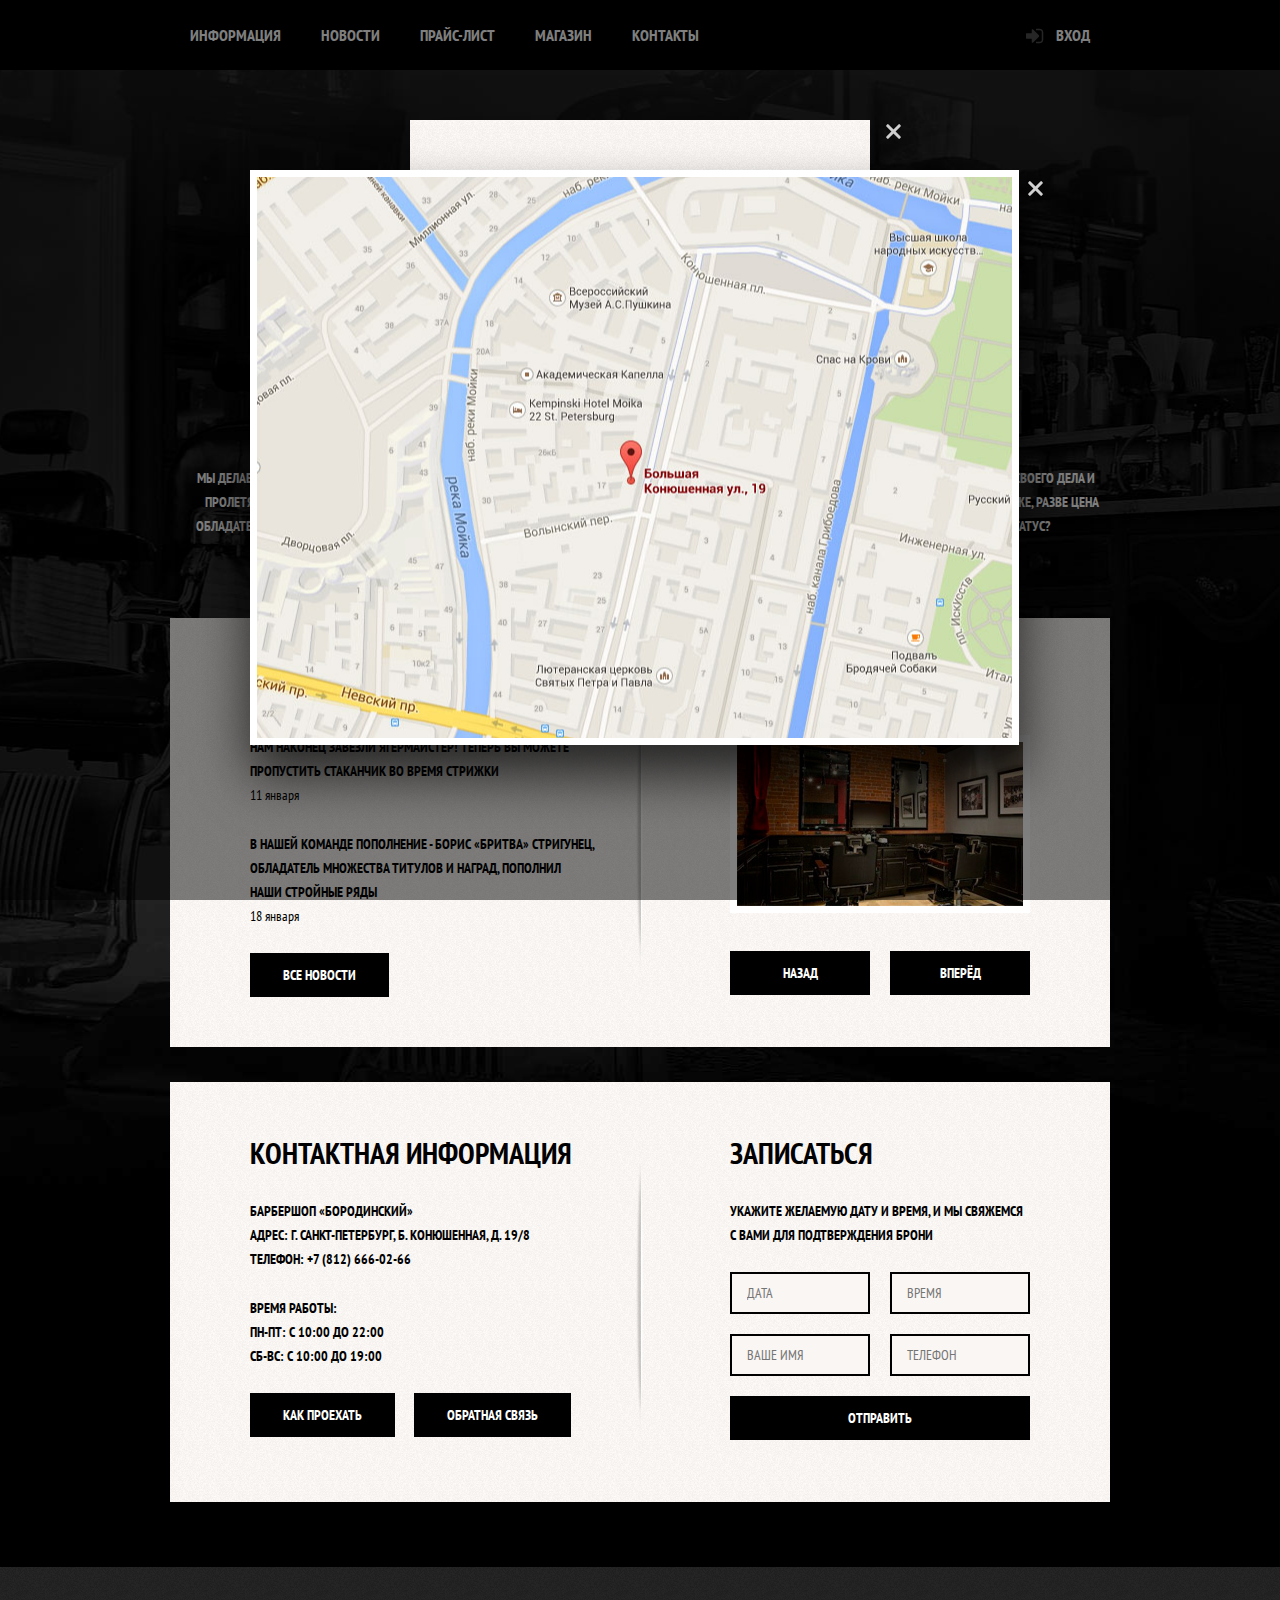
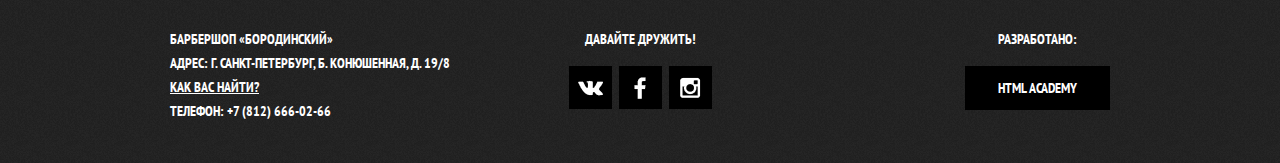
<file: index.html>
<!DOCTYPE html>
<html lang="ru">
  <head>
    <meta charset="utf-8">
    <title>Барбершоп «Бородинский»</title>
    <link rel="stylesheet" href="https://fonts.googleapis.com/css?family=PT+Sans+Narrow:400,700&amp;subset=cyrillic">
    <link rel="stylesheet" href="css/style.css">
  </head>
  <body>

    <header class="main-header">
      <div class="container clearfix">
        <nav class="main-navigation">
          <ul>
            <li><a href="#">Информация</a></li>
            <li><a href="#">Новости</a></li>
            <li><a href="price.html">Прайс-лист</a></li>
            <li><a href="shop.html">Магазин</a></li>
            <li><a href="#">Контакты</a></li>
          </ul>
        </nav>
        <div class="user-block">
          <a class="login" href="#">Вход</a>
        </div>
      </div>
    </header>

    <main class="container">
        <div class="index-logo"><img src="img/index-logo.png"
          width="363" height="152" alt="Барбершоп «Бородинский»">
        </div>
        <section class="features clearfix">
          <div class="features-item">
            <b class="features-title">Быстро</b>
            <p>Мы делаем свою работу быстро! Два часа пролетят незаметно и вы -
              счастливый обладатель стильной стрижки-минутки!</p>
          </div>
          <div class="features-item">
            <b class="features-title">Круто</b>
            <p>Забудьте, как вы стриглись раньше. Мы сделаем из вас звезду футбола
            или кино. Во всяком случае внешне.</p>
          </div>
          <div class="features-item">
            <b class="features-title">Дорого</b>
            <p>Наши мастера - профессионалы своего дела и не могут стоить дешево.
            К тому же, разве цена не дает определенный статус?</p>
          </div>
        </section>

      <div class="index-content clearfix">
        <div class="index-content-left">
          <h2 class="index-content-title">Новости</h2>
          <ul class="news-preview">
            <li>
              <p>Нам наконец завезли Ягермайстер! Теперь вы можете пропустить
            стаканчик во время стрижки</p>
              <time datetime="2016-01-11">11 января</time>
            </li>
            <li>
              <p>В нашей команде пополнение - Борис «Бритва» Стригунец, обладатель
              множества титулов и наград, пополнил наши стройные ряды</p>
              <time datetime="2016-01-18">18 января</time>
            </li>
          </ul>
          <a class="btn" href="#">Все новости</a>
        </div>
        <div class="index-content-right">
          <h2 class="index-content-title">Фотогалерея</h2>
          <div class="gallery">
            <figure class="gallery-content">
              <img src="img/content-gallery-picture.jpg" width="286" height="164" alt="">
            </figure>
            <button class="btn gallery-prev">Назад</button>
            <button class="btn gallery-next">Вперёд</button>
          </div>
        </div>
      </div>

      <div class="index-content clearfix">
        <div class="index-content-left">
          <h2 class="index-content-title">Контактная информация</h2>
          <p>
            Барбершоп «Бородинский»<br>
            Адрес: г. Санкт-Петербург, Б. Конюшенная, д. 19/8<br>
            Телефон: +7 (812) 666-02-66
          </p>
          <p>
            Время работы:<br>
            пн-пт: с 10:00 до 22:00<br>
            сб-вс: с 10:00 до 19:00
          </p>
          <a class="btn" href="#">Как проехать</a>
          <a class="btn" href="#">Обратная связь</a>
        </div>
        <div class="index-content-right">
          <h2 class="index-content-title">Записаться</h2>
          <p>Укажите желаемую дату и время, и мы свяжемся с вами
            для подтверждения брони</p>
            <form class="appointment-form" action="index.html"
            method="post">
              <input type="text" name="date" value="" placeholder="Дата">
              <input type="text" name="time" value="" placeholder="Время">
              <input type="text" name="name" value="" placeholder="Ваше имя">
              <input type="tel" name="phone" value="" placeholder="Телефон">
              <button class="btn" type="submit">Отправить</button>
            </form>
        </div>
      </div>
    </main>

    <footer class="main-footer">
      <div class="container clearfix">
        <section class="footer-contacts">
          Барбершоп «Бородинский»<br>
          Адрес: г. Санкт-Петербург, Б. Конюшенная, д. 19/8<br>
          <a href="#">Как вас найти?</a><br>
          Телефон: +7 (812) 666-02-66
        </section>
        <section class="footer-social">
          <p>Давайте дружить!</p>
          <a class="social-btn social-btn-vk" href="#">Вконтакте</a>
          <a class="social-btn social-btn-fb" href="#">Фейсбук</a>
          <a class="social-btn social-btn-inst" href="#">Инстаграм</a>
        </section>
        <section class="footer-copyright">
          <p>Разработано:</p>
          <a class="btn" href="https://htmlacademy.ru">Html Academy</a>
        </section>
      </div>
    </footer>

    <div class="modal-content">
      <button class="modal-content-close" type="button" title="Закрыть">Закрыть</button>
      <h2 class="modal-content-title">Личный кабинет</h2>
      <p>Введите свой логин и пароль</p>
      <form class="login-form" action="index.html" method="post">
        <input class="icon-user" type="text" name="login" placeholder="Логин">
        <input class="icon-password" type="password" name="password" placeholder="Пароль">
        <label class="login-checkbox">
          <input type="checkbox" name="remember">
          <span class="checkbox-indicator"></span>
          Запомните меня
        </label>
        <a class="restore" href="#">Я забыл пароль!</a>
        <button class="btn" type="submit">Войти</button>
      </form>
    </div>
    <div class="modal-content-map">
      <button class="modal-content-close" type="button" title="Закрыть">Закрыть</button>
    </div>
    <div class="modal-overlay"></div>
  </body>
</html>
</file>
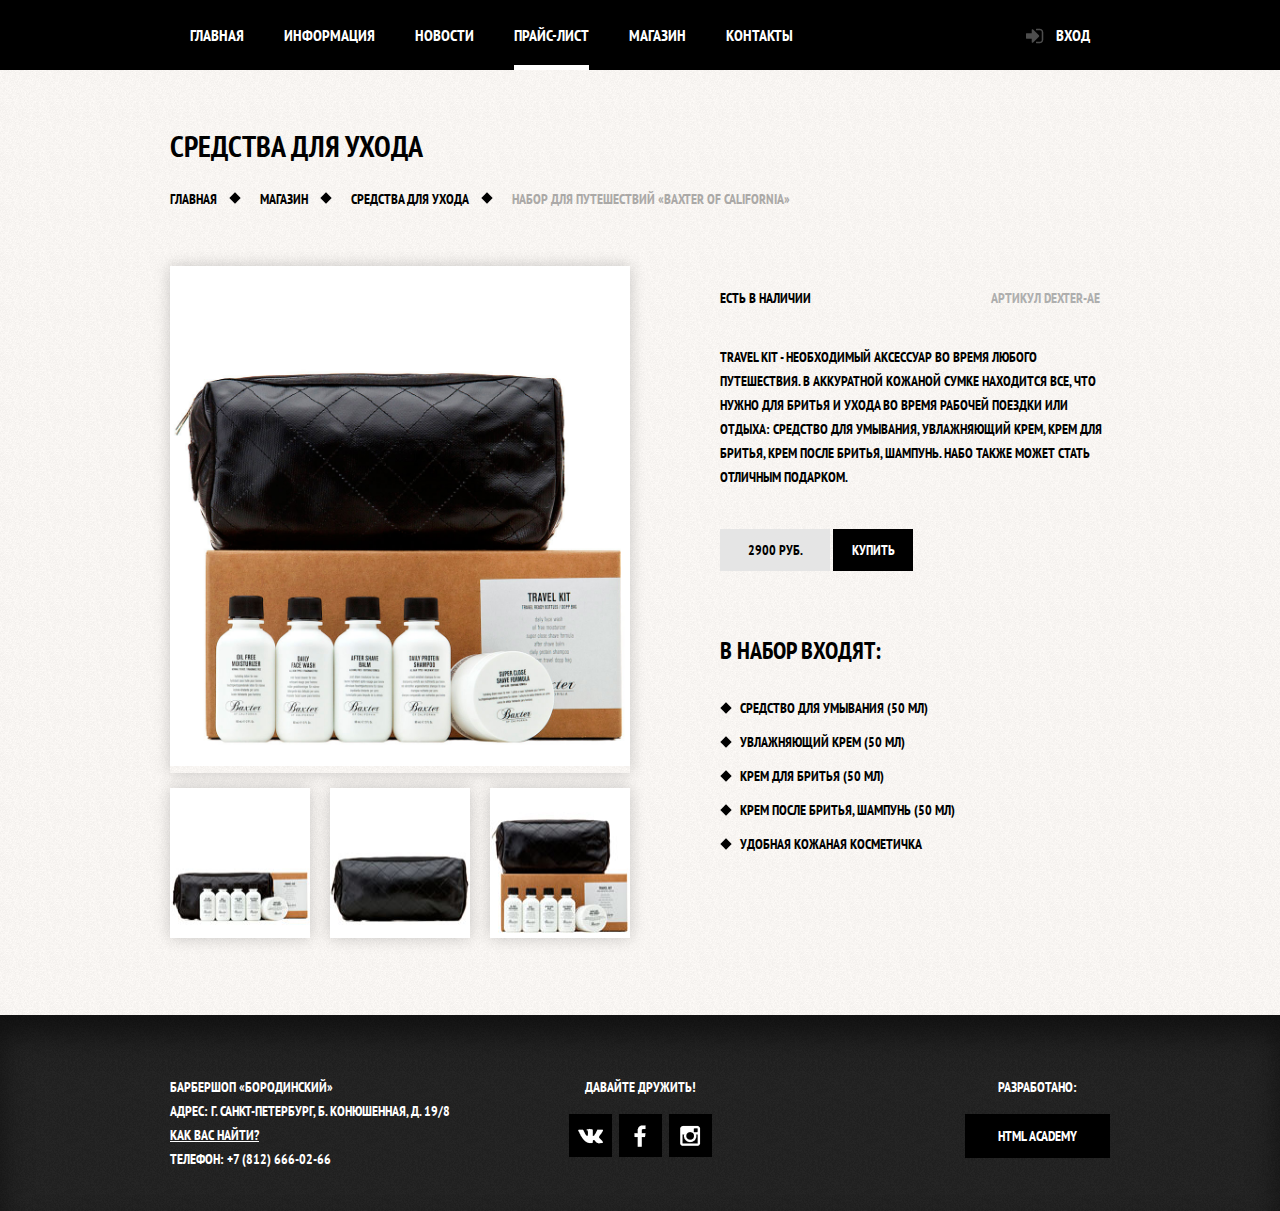
<file: item.html>
<!DOCTYPE html>
<html>
  <head>
    <meta charset="utf-8">
    <title>Набор для путешествий «Baxter of California»</title>
    <link rel="stylesheet" href="https://fonts.googleapis.com/css?family=PT+Sans+Narrow:400,700&amp;subset=cyrillic">
    <link rel="stylesheet" href="css/style.css">
  </head>
  <body class="inner-page">

    <header class="main-header">
      <div class="container clearfix">
        <nav class="main-navigation">
          <ul>
            <li><a class="menu-item" href="index.html">Главная</a></li>
            <li><a class="menu-item" href="#">Информация</a></li>
            <li><a class="menu-item" href="#">Новости</a></li>
            <li><a class="menu-item active" href="price.html">Прайс-лист</a></li>
            <li><a class="menu-item" href="shop.html">Магазин</a></li>
            <li><a class="menu-item" href="#">Контакты</a></li>
          </ul>
        </nav>
        <div class="user-block">
          <a class="login" href="#">Вход</a>
        </div>
      </div>
    </header>

    <main class="container clearfix">
      <div class="inner-page-title">
        <h1 class="page-title">Средства для ухода</h1>
        <ul class="breadcrumbs">
          <li><a href="index.html">Главная</a></li>
          <li><a href="#">Магазин</a></li>
          <li><a href="#">Средства для ухода</a></li>
          <li class="current"><span>Набор для путешествий «Baxter of California»</span></li>
        </ul>
      </div>

      <div class="inner-content">
        <div class="item-img">
          <figure class="item-img-preview">
            <img src="img/item-preview-image.jpg" alt="" width="460" height="500">
          </figure>
          <div class="item-img-thumbs">
            <img src="img/thumb-1.jpg" alt="" width="140" height="150">
            <img src="img/thumb-2.jpg" alt="" width="140" height="150">
            <img src="img/thumb-3.jpg" alt="" width="140" height="150">
          </div>
        </div>

        <div class="item-info">
          <div class="stock-data clearfix">
            <span class="available">Есть в наличии</span>
            <span class="vendor-code">Артикул Dexter-AE</span>
          </div>
          <section class="item-description">
            <p>Travel Kit - необходимый аксессуар во время любого путешествия.
              В аккуратной кожаной сумке находится все, что нужно для бритья и ухода
              во время рабочей поездки или отдыха: средство для умывания, увлажняющий
              крем, крем для бритья, крем после  бритья, шампунь. Набо также может
              стать отличным подарком.</p>
          </section>
          <div class="price-buy">
            <span class="item-price">2900 руб.</span>
            <a class="btn btn-buy">Купить</a>
          </div>
          <div class="item-details">
            <h2 class="item-details-title">В набор входят:</h2>
            <ul>
              <li>Средство для умывания (50 мл)</li>
              <li>Увлажняющий крем (50 мл)</li>
              <li>Крем для бритья (50 мл)</li>
              <li>Крем после бритья, шампунь (50 мл)</li>
              <li>Удобная кожаная косметичка</li>
            </ul>
          </div>
        </div>
      </div>
    </main>

    <footer class="main-footer">
      <div class="container clearfix">
        <div class="footer-contacts">
          Барбершоп «Бородинский»<br>
          Адрес: г. Санкт-Петербург, Б. Конюшенная, д. 19/8<br>
          <a href="#">Как вас найти?</a><br>
          Телефон: +7 (812) 666-02-66
        </div>
        <div class="footer-social">
          <p>Давайте дружить!</p>
          <a class="social-btn social-btn-vk" href="#">Вконтакте</a>
          <a class="social-btn social-btn-fb" href="#">Фейсбук</a>
          <a class="social-btn social-btn-inst" href="#">Инстаграм</a>
        </div>
        <div class="footer-copyright">
          <p>Разработано:</p>
          <a class="btn" href="https://htmlacademy.ru">Html Academy</a>
        </div>
      </div>
    </footer>

  </body>
</html>
</file>
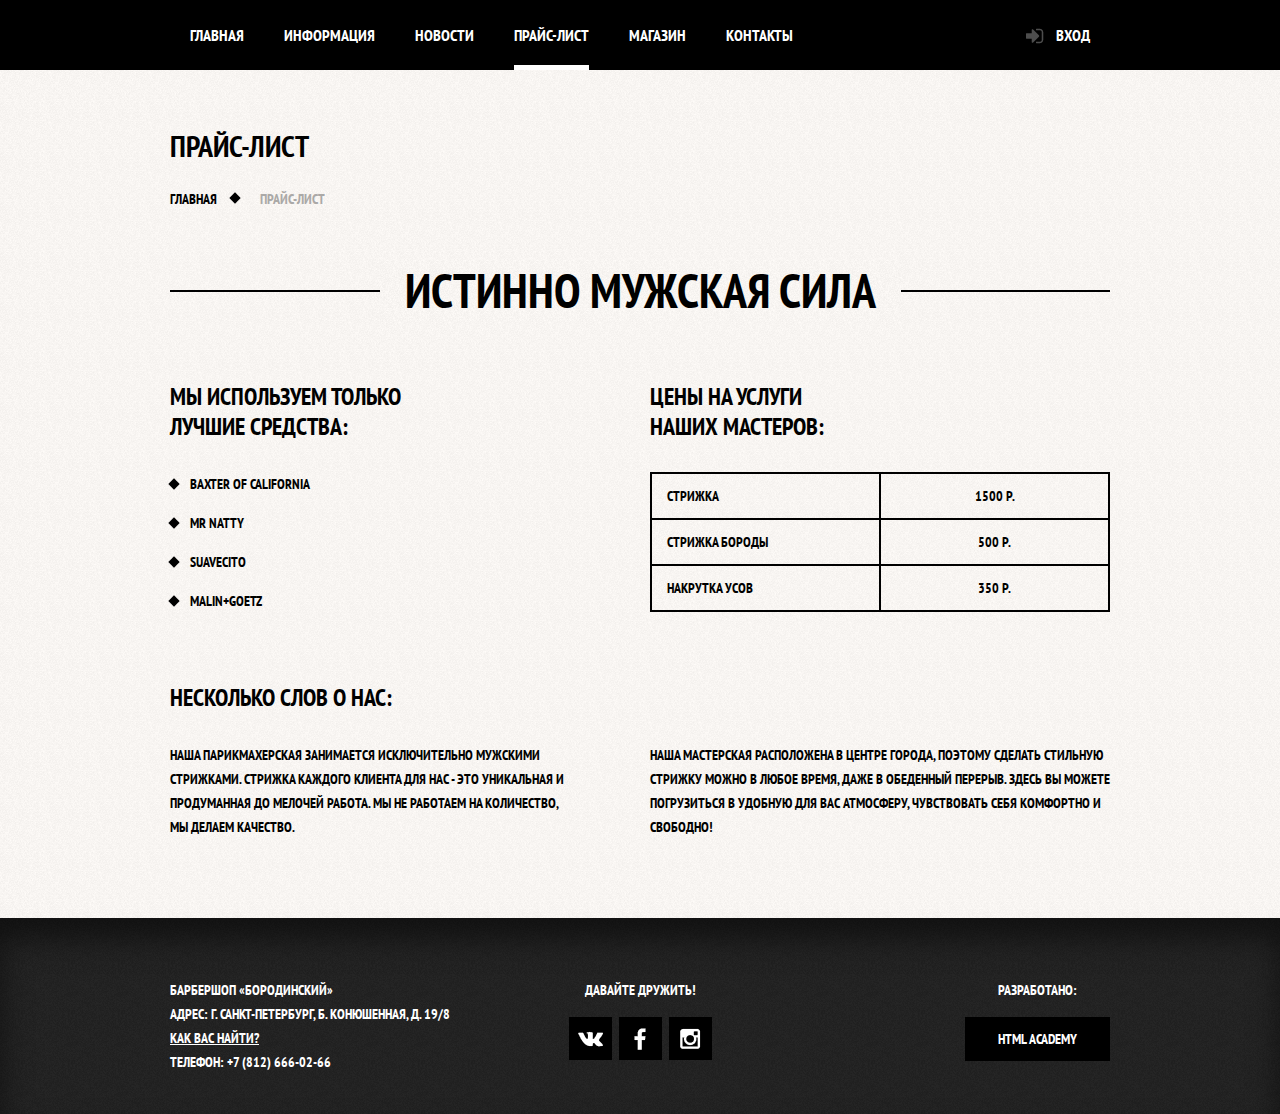
<file: price.html>
<!DOCTYPE html>
<html lang="ru">
  <head>
    <meta charset="utf-8">
    <title>Прайс-лист</title>
    <link rel="stylesheet" href="https://fonts.googleapis.com/css?family=PT+Sans+Narrow:400,700&amp;subset=cyrillic">
    <link rel="stylesheet" href="css/style.css">
  </head>
  <body class="inner-page">

    <header class="main-header">
      <div class="container clearfix">
        <nav class="main-navigation">
          <ul>
            <li><a href="index.html">Главная</a></li>
            <li><a href="#">Информация</a></li>
            <li><a href="#">Новости</a></li>
            <li class="active"><a href="#"><span>Прайс-лис</span>т</a></li>
            <li><a href="shop.html">Магазин</a></li>
            <li><a href="#">Контакты</a></li>
          </ul>
        </nav>
        <div class="user-block">
          <a class="login" href="#">Вход</a>
        </div>
      </div>
    </header>

    <main class="container">
      <div class="inner-page-title">
        <h1>Прайс-лист</h1>
        <ul class="breadcrumbs">
          <li><a href="index.html">Главная</a></li>
          <li class="current"><span>Прайс-лист</span></li>
        </ul>
      </div>

      <div class="inner-content clearfix">
        <div class="promo-title">
          <h2>Истинно мужская сила</h2>
        </div>
        <section class="price-content-products">
          <h2 class="price-content-title">Мы используем только<br>лучшие средства:</h2>
          <ul>
            <li class="products-item">Baxter of California</li>
            <li class="products-item">Mr Natty</li>
            <li class="products-item">Suavecito</li>
            <li class="products-item">Malin+Goetz</li>
          </ul>
        </section>
        <section class="price-content-pricelist">
          <h2 class="price-content-title">Цены на услуги<br>наших мастеров:</h2>
          <table class="price-table">
            <tr>
              <td class="service">Стрижка</td>
              <td>1500 р.</td>
            </tr>
            <tr>
              <td class="service">Стрижка бороды</td>
              <td>500 р.</td>
            </tr>
            <tr>
              <td class="service">Накрутка усов</td>
              <td>350 р.</td>
            </tr>
          </table>
        </section>
        <section class="price-content-about">
          <h2 class="price-content-title">Несколько слов о нас:</h2>
          <div class="left-column">
            <p>Наша парикмахерская занимается исключительно мужскими
              стрижками. Стрижка каждого клиента для нас - это уникальная
              и продуманная до мелочей работа. Мы не работаем на
              количество, мы делаем качество.</p>
          </div>
          <div class="right-column">
            <p>Наша мастерская расположена в центре города, поэтому
              сделать стильную стрижку можно в любое время, даже в
              обеденный перерыв. Здесь вы можете погрузиться в удобную
              для вас атмосферу, чувствовать себя комфортно и свободно!</p>
          </div>
        </section>
      </div>
    </main>

    <footer class="main-footer">
      <div class="container clearfix">
        <div class="footer-contacts">
          Барбершоп «Бородинский»<br>
          Адрес: г. Санкт-Петербург, Б. Конюшенная, д. 19/8<br>
          <a href="#">Как вас найти?</a><br>
          Телефон: +7 (812) 666-02-66
        </div>
        <div class="footer-social">
          <p>Давайте дружить!</p>
          <a class="social-btn social-btn-vk" href="#">Вконтакте</a>
          <a class="social-btn social-btn-fb" href="#">Фейсбук</a>
          <a class="social-btn social-btn-inst" href="#">Инстаграм</a>
        </div>
        <div class="footer-copyright">
          <p>Разработано:</p>
          <a class="btn" href="https://htmlacademy.ru">Html Academy</a>
        </div>
      </div>
    </footer>

  </body>
</html>
</file>
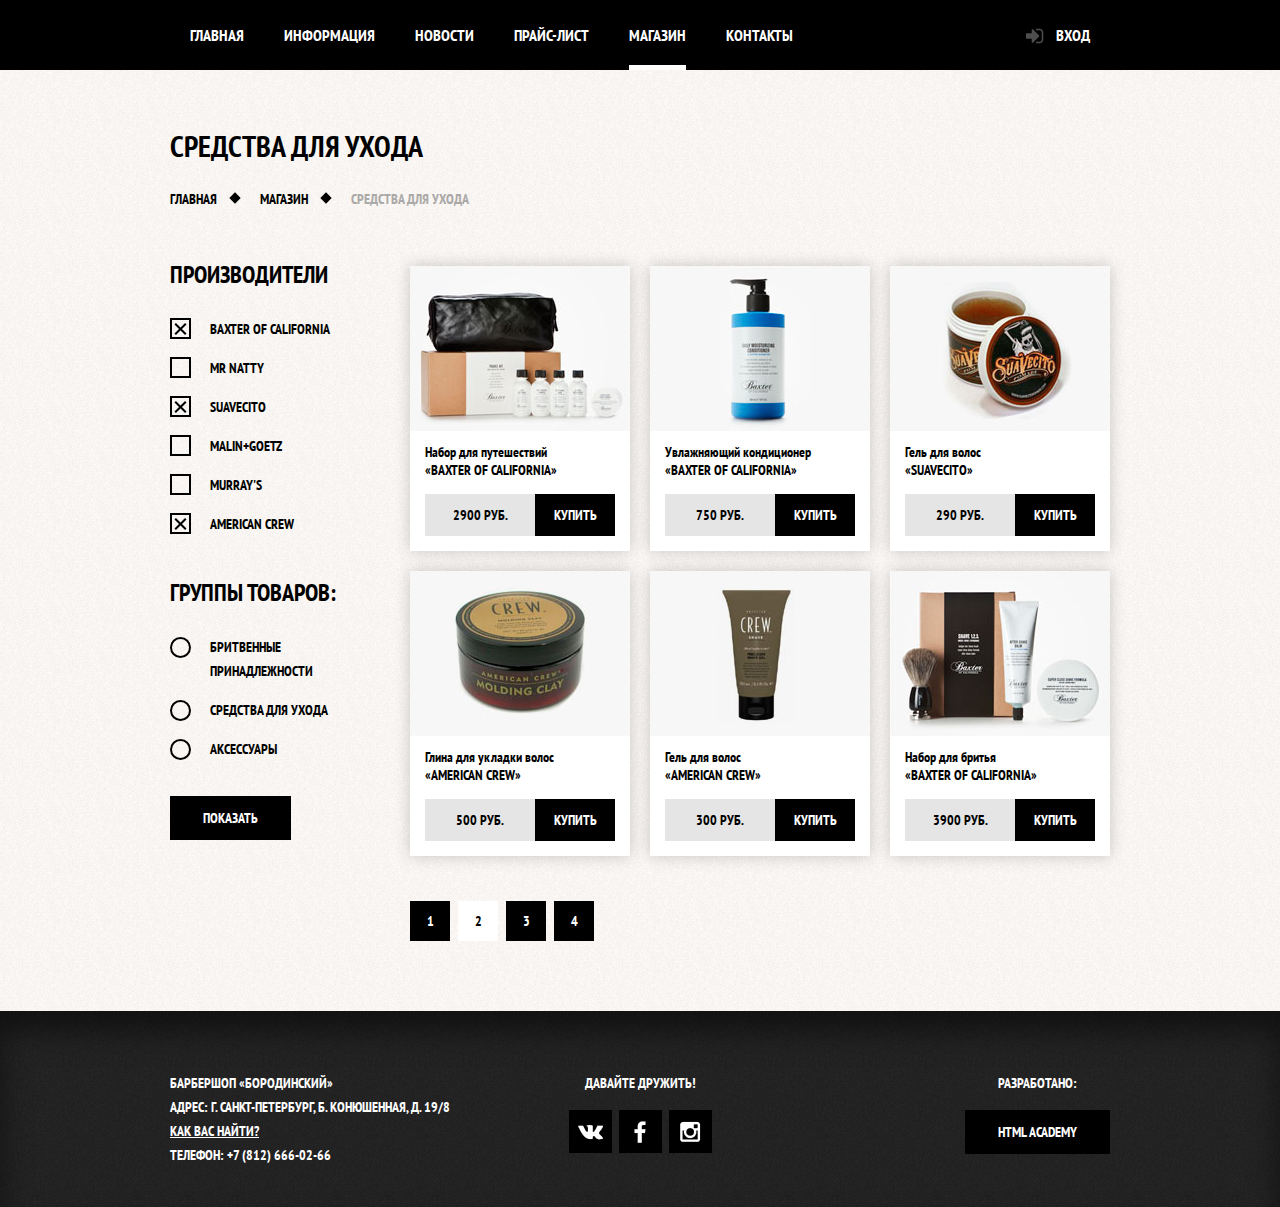
<file: shop.html>
<!DOCTYPE html>
<html lang="ru">
  <head>
    <meta charset="utf-8">
    <title>Магазин</title>
    <link rel="stylesheet" href="https://fonts.googleapis.com/css?family=PT+Sans+Narrow:400,700&amp;subset=cyrillic">
    <link rel="stylesheet" href="css/style.css">
  </head>
  <body class="inner-page">

    <header class="main-header">
      <div class="container clearfix">
        <nav class="main-navigation">
          <ul>
            <li><a class="menu-item" href="index.html">Главная</a></li>
            <li><a class="menu-item" href="#">Информация</a></li>
            <li><a class="menu-item" href="#">Новости</a></li>
            <li><a class="menu-item" href="price.html">Прайс-лист</a></li>
            <li><a class="menu-item active" href="#">Магазин</a></li>
            <li><a class="menu-item" href="#">Контакты</a></li>
          </ul>
        </nav>
        <div class="user-block">
          <a class="login" href="#">Вход</a>
        </div>
      </div>
    </header>

    <main class="container">
      <div class="inner-page-title">
        <h1 class="page-title">Средства для ухода</h1>
        <ul class="breadcrumbs">
          <li><a href="index.html">Главная</a></li>
          <li><a href="shop.html">Магазин</a></li>
          <li class="current"><span>Средства для ухода</span></li>
        </ul>
      </div>

      <div class="inner-content clearfix">
        <section class="filters">
          <form class="filters-form" action="index.html" method="post">
            <div class="filters-manufact">
              <legend class="filters-title">Производители</legend>
              <label><input type="checkbox" name="Baxter of California" value="1" checked>
                <span class="checkbox-indicator"></span>Baxter of California<br></label>
              <label><input type="checkbox" name="Mr Natty" value="2">
                <span class="checkbox-indicator"></span>Mr Natty<br></label>
              <label><input type="checkbox" name="Suavecito" value="3" checked>
                <span class="checkbox-indicator"></span>Suavecito<br></label>
              <label><input type="checkbox" name="Malin+Goetz" value="4">
                <span class="checkbox-indicator"></span>Malin+Goetz<br></label>
              <label><input type="checkbox" name="Murray's" value="5">
                <span class="checkbox-indicator"></span>Murray's<br></label>
              <label><input type="checkbox" name="American crew" value="6" checked>
                <span class="checkbox-indicator"></span>American crew</label>
            </div>
            <div class="filters-item-groups">
              <legend class="filters-title">Группы товаров:</legend>
              <label><input type="radio" id="shaving" name="group" value="7">
                <span class="radio-indicator"></span>
                <span class="group-name">Бритвенные принадлежности</span><br></label>
              <label><input type="radio" id="care" name="group" value="8">
                <span class="radio-indicator"></span>
                <span class="group-name">Средства для ухода</span><br></label>
              <label><input type="radio" id="accessories" name="group" value="9">
                <span class="radio-indicator"></span>
                <span class="group-name">Аксессуары</span><br></label>
            </div>
            <button class="btn btn-filter" type="submit">Показать</button>
          </form>
        </section>

        <section class="catalog">
          <div class="catalog-list">
            <div class="catalog-item">
              <img src="img/catalog/content-catalog-item-1.jpg" alt=""
                width="220" height="165">
              <a class="item-name" href="#">
                <span class="item-type">Набор для путешествий</span>
                <span class="item-manufact">«Baxter of California»</span>
              </a>
              <div class="price-buy">
                <span class="item-price">2900 руб.</span>
                <a class="btn btn-buy">Купить</a>
              </div>
            </div>
            <div class="catalog-item">
              <img src="img/catalog/content-catalog-item-2.jpg" alt=""
                width="220" height="165">
              <a class="item-name" href="#">
                <span class="item-type">Увлажняющий кондиционер</span>
                <span class="item-manufact">«Baxter of California»</span>
              </a>
              <div class="price-buy">
                <span class="item-price">750 руб.</span>
                <a class="btn btn-buy">Купить</a>
              </div>
            </div>
            <div class="catalog-item">
              <img src="img/catalog/content-catalog-item-3.jpg" alt=""
                width="220" height="165">
              <a class="item-name" href="#">
                <span class="item-type">Гель для волос</span>
                <span class="item-manufact">«Suavecito»</span>
              </a>
              <div class="price-buy">
                <span class="item-price">290 руб.</span>
                <a class="btn btn-buy">Купить</a>
              </div>
            </div>
            <div class="catalog-item">
              <img src="img/catalog/content-catalog-item-4.jpg" alt=""
                width="220" height="165">
              <a class="item-name" href="#">
                <span class="item-type">Глина для укладки волос </span>
                <span class="item-manufact">«American Crew»</span>
              </a>
              <div class="price-buy">
                <span class="item-price">500 руб.</span>
                <a class="btn btn-buy">Купить</a>
              </div>
            </div>
            <div class="catalog-item">
              <img src="img/catalog/content-catalog-item-5.jpg" alt=""
                width="220" height="165">
              <a class="item-name" href="#">
                <span class="item-type">Гель для волос</span>
                <span class="item-manufact">«American Crew»</span>
              </a>
              <div class="price-buy">
                <span class="item-price">300 руб.</span>
                <a class="btn btn-buy">Купить</a>
              </div>
            </div>
            <div class="catalog-item">
              <img src="img/catalog/content-catalog-item-6.jpg" alt=""
                width="220" height="165">
              <a class="item-name" href="#">
                <span class="item-type">Набор для бритья</span>
                <span class="item-manufact">«Baxter of California»</span>
              </a>
              <div class="price-buy">
                <span class="item-price">3900 руб.</span>
                <a class="btn btn-buy">Купить</a>
              </div>
            </div>
          </div>

          <div class="paginator">
            <a class="btn-page" href="#">1</a>
            <span class="btn-page current" href="#">2</span>
            <a class="btn-page" href="#">3</a>
            <a class="btn-page" href="#">4</a>
          </div>
        </section>
      </div>
    </main>

    <footer class="main-footer">
      <div class="container clearfix">
        <section class="footer-contacts">
          Барбершоп «Бородинский»<br>
          Адрес: г. Санкт-Петербург, Б. Конюшенная, д. 19/8<br>
          <a href="#">Как вас найти?</a><br>
          Телефон: +7 (812) 666-02-66
        </section>
        <section class="footer-social">
          <p>Давайте дружить!</p>
          <a class="social-btn social-btn-vk" href="#">Вконтакте</a>
          <a class="social-btn social-btn-fb" href="#">Фейсбук</a>
          <a class="social-btn social-btn-inst" href="#">Инстаграм</a>
        </section>
        <section class="footer-copyright">
          <p>Разработано:</p>
          <a class="btn" href="https://htmlacademy.ru">Html Academy</a>
        </section>
      </div>
    </footer>

  </body>
</html>
</file>
<file: css/style.css>
body {
  min-width: 960px;
  padding: 0;
  margin: 0;
  /*background-size: 1122px auto;*/
  color: #ffffff;
  font-weight: 700;
  font-size: 14px;
  line-height: 24px;
  font-family: "PT Sans Narrow", "Arial", sans-serif;
  text-transform: uppercase;
  background: #000000 url("../img/barbershop-index-grid.jpg") no-repeat center top;
}

.inner-page {
  color: #000000;
  background: #f8f3f0 url("../img/pattern-white.png") repeat;
}

.inner-page footer {
  box-shadow: inset 0 20px 30px rgba(0, 0, 0, 0.5);
}

.clearfix::after {
  display: table;
  content: "";
  clear: both;
}

.container {
  width: 940px;
  padding: 0 10px;
  margin: 0 auto;
}

.main-header {
  margin-bottom: 60px;
  color: #ffffff;
  background-color: #000000;
}

.inner-page .main-header {
  margin-bottom: 55px;
}

.main-navigation {
  float: left;
  width: 780px;
}

.main-navigation ul {
  padding: 0;
  margin: 0;
  list-style: none;
  font-size: 0;
}

.main-navigation li {
  display: inline-block;
  font-size: 16px;
  line-height: 20px;
  vertical-align: top;
}

.main-navigation a {
  position: relative;
  display: block;
  padding: 25px 20px;
  color: #ffffff;
  text-decoration: none;
}

.main-navigation a:hover {
  background-color: #242424;
}

.main-navigation .active {
  position: relative;
  background-color: none;
}

.main-navigation .active::after {
  content: "";
  position: absolute;
  right: 20px;
  bottom: 0;
  left: 20px;
  height: 5px;
  background-color: #ffffff;
}

.main-navigation .active a:hover {
  background: none;
}

.user-block {
  float: right;
  max-width: 140px;
  min-height: 70px;
}

.login {
  position: relative;
  display: inline-block;
  padding: 25px 20px;
  padding-left: 50px;
  font-size: 16px;
  line-height: 20px;
  vertical-align: top;
  color: #ffffff;
  text-decoration: none;
}

.login:hover {
  background-color: #242424;
}

.login::before {
  content: "";
  position: absolute;
  top: 28px;
  left: 20px;
  width: 18px;
  height: 16px;
  background: url("../img/sprite.png") no-repeat;
  background-position: -344px -4px;
}

.login:hover::before {
  background-position: -370px -4px;
}

.index-logo {
  width: 363px;
  height: 204px;
  margin: 0 auto;
  margin-bottom: 25px;
}

.index-logo img {
  width: 363px;
  height: 152px;
}

.features {
  margin-bottom: 80px;
}

.features-item {
  float: left;
  width: 300px;
  min-height: 175px;
  margin-right: 20px;
  text-align: center;
}

.features-item:last-child {
  margin-right: 0;
}

.features-title {
  position: relative;
  display: block;
  margin-bottom: 30px;
  padding-bottom: 35px;
  font-size: 30px;
  line-height: 42px;
}

.features-item p {
  margin: 10px;
  margin-bottom: 0;
}

.features-title::after {
  content: "";
  position: absolute;
  bottom: 0;
  left: 50%;
  margin-left: -10px;
  display: block;
  width: 20px;
  height: 20px;
  background-color: #ffffff;
  transform: rotate(45deg);
}

.index-content {
  margin-bottom: 35px;
  padding: 50px 80px;
  color: #000000;

  background:
    url("../img/index-content-shadow.png") no-repeat center,
    #f8f5f2 url("../img/pattern-white.png");
}

.index-content-title {
  margin: 0;
  margin-bottom: 25px;
  font-size: 30px;
  line-height: 42px;
}

.index-content p {
  margin: 0;
  margin-bottom: 25px;
}

.news-preview {
  margin: 0;
  padding: 0;
  padding-right: 35px;
  list-style: none;
}

.news-preview li {
  margin-bottom: 25px;
}

.news-preview p {
  margin-bottom: 0;
}

.news-preview time {
  text-transform: none;
  font-weight: 400;
}

.btn {
  display: inline-block;
  margin-right: 16px;
  padding: 10px 33px;
  font-weight: 700;
  font-size: 14px;
  line-height: 24px;
  font-family: "PT Sans Narrow", "Arial", sans-serif;
  text-align: center;
  vertical-align: top;
  color: #ffffff;
  text-transform: uppercase;
  text-decoration: none;
  background-color: #000000;
  border: none;
  outline: none;
  cursor: pointer;
}

.btn:hover,
.btn:active {
  background-color: #663d15;
}

.btn.disabled,
.btn:disabled {
  cursor: default;
  opacity: 0.5;
}

.btn.disabled:hover,
.btn:disabled:hover {
  border-color: #000000;
}

.index-content-left {
  float: left;
  width: 380px;
  min-height: 320px;
}

.index-content-right {
  float: right;
  width: 300px;
  min-height: 320px;
}

.gallery {
  position: relative;
  height: 260px;
}

.gallery-content {
  height: 164px;
  margin: 0;
  background-color: #cccccc;
  border: 7px solid #ffffff;
}

.gallery-content img {
  width: 286px;
  height: 164px;
}

.gallery .btn {
  position: absolute;
  bottom: 0;
  width: 140px;
  margin: 0;
}

.gallery-prev {
  left: 0;
}

.gallery-next {
  right: 0;
}

.appointment-form input {
  float: left;
  margin-right: 20px;
  margin-bottom: 20px;
  width: 106px;
  padding: 7px 15px;
  font-size: 14px;
  line-height: 24px;
  font-family: "PT Sans Narrow", "Arial", sans-serif;
  color: #000000;
  text-transform: uppercase;
  background-color: #f9f6f3;
  border: 2px solid #000000;
  outline: none;
}

.appointment-form input:nth-child(2n) {
  margin-right: 0;
}

.appointment-form input:focus {
  border: 2px solid #663d15;
}

.appointment-form .btn {
  clear: both;
  width: 100%;
}

.main-footer {
  margin-top: 65px;
  padding-top: 60px;
  padding-bottom: 40px;
  color: #ffffff;
  background: #252525 url("../img/pattern-black.png");
}

.footer-contacts {
  float: left;
  width: 320px;
  min-height: 90px;
  margin-right: 60px;
}

.footer-contacts a {
  color: #ffffff;
}

.footer-contacts a:hover {
  text-decoration: none;
}

.footer-social {
  float: left;
  width: 180px;
  min-height: 90px;
  text-align: center;
}

.footer-social p {
  margin: 0;
  margin-bottom: 15px;
}

.social-btn {
  display: inline-block;
  width: 43px;
  height: 43px;
  margin: 0 2px;
  font-size: 0;
  vertical-align: top;
  text-decoration: none;
  background: #000000 url("../img/sprite.png") no-repeat center;
}

.social-btn-vk {
  background-position: -45px 9px;
}

.social-btn-fb {
  background-position: -245px 11px;
}

.social-btn-inst {
  background-position: -145px 9px;
}

.social-btn-vk:hover {
  background-position: 5px 9px;
}

.social-btn-fb:hover {
  background-position: -189px 10px;
}

.social-btn-inst:hover {
  background-position: -93px 10px;
}

.footer-copyright {
  float: right;
  max-width: 180px;
  min-height: 90px;
  text-align: center;
}

.footer-copyright .btn {
  margin-right: 0;
}

.footer-copyright .btn:hover {
  color: #000000;
  background-color: #ffffff;
}

.footer-copyright p {
  margin: 0;
  margin-bottom: 15px;
}

.breadcrumbs {
  margin: 0;
  padding: 0;
  list-style: none;
}

.breadcrumbs li {
  position: relative;
  display: inline;
  padding-right: 40px;
}

.breadcrumbs li::after {
  content: "";
  position: absolute;
  top: 4px;
  right: 18px;
  width: 8px;
  height: 8px;
  background-color: #000000;
  transform: rotate(45deg);
}

.breadcrumbs a {
  padding: 0;
  margin: 0;
  text-decoration: none;
  font-size: 14px;
  color: #000000;
}

.breadcrumbs a:hover {
  text-decoration: underline;
}

.breadcrumbs .current {
  color: #aba9a7;
}

.breadcrumbs .current::after {
  display: none;
}

.inner-content h2 {
  /*margin-top: 60px;*/
  margin-bottom: 30px;
  font-size: 24px;
  line-height: 30px;
}

.inner-content p {
  margin: 14px 0;
}

.inner-content table {
  border-collapse: collapse;
}

.inner-content td {
  padding: 10px 15px;
  border: 2px solid #000000;
}

.inner-page-title {
  margin-bottom: 55px;
}

.inner-page-title h1 {
  margin: 0;
  margin-bottom: 20px;
  padding: 0;

  font-size: 30px;
  line-height: 42px;
}

.promo-title {
  margin-top: 55px;
  margin-bottom: 65px;
  text-align: center;
}

.promo-title h2 {
  position: relative;
  z-index: 2;
  display: inline;
  margin: 0;
  padding: 0 25px;
  font-size: 48px;
  line-height: 48px;
  text-align: center;
  background: #f8f3f0 url("../img/pattern-white.png") repeat;
}

.promo-title::after {
  content: "";
  position: relative;
  top: -25px;
  z-index: 1;
  display: block;
  border-bottom: 2px solid #000000;
}

.price-content-products {
  float: left;
  width: 400px;
  min-height: 225px;
  margin-bottom: 55px;
  /*border: 3px dashed grey;*/
}

.price-content-products h2 {
  margin-top: 0;
}

.price-content-products ul {
  margin: 14px 0;
  padding: 0;
  list-style: none;
}

.products-item {
  position: relative;
  margin-bottom: 15px;
  padding-left: 20px;
}

.products-item::before {
  content: "";
  position: absolute;
  top: 8px;
  left: 0;
  width: 8px;
  height: 8px;
  background-color: #000000;
  transform: rotate(45deg);
}

.price-content-pricelist {
  float: right;
  width: 460px;
  min-height: 225px;
  margin-bottom: 55px;
}

.price-content-pricelist h2 {
  margin-top: 0;
}

.price-table {
  width: 100%;
}

.price-table td {
  width: 50%;
}

.price-table td:last-child {
  text-align: center;
}

.price-content-about {
  clear: both;
  /*border: 3px dashed grey;*/
}

.price-content-about .left-column{
  float: left;
  width: 400px;
}

.price-content-about .right-column{
  float: right;
  width: 460px;
}

.price-content-about p {
  margin-top: 0;
}

.filters {
  float: left;
  width: 200px;
  min-height: 600px;
  padding-right: 20px;
  margin-right: 20px;
  margin-top: -3px;
  /*border-top: 1px solid white;*/
}

.filters-form legend {
  margin: 0;
  padding: 0;
  margin-bottom: 30px;
  font-size: 24px;
}

.filters-form label {
  position: relative;
  display: block;
  margin-bottom: 15px;
  padding-left: 40px;
  font-size: 14px;
  cursor: pointer;
}

.filters input[type="checkbox"],
.filters input[type="radio"] {
  display: none;
  margin-right: 20px;
}

.filters-manufact {
  margin-bottom: 45px;
}

.filters-item-groups  {
  margin-bottom: 35px;
}

.filters-item-groups .group-name {
  display: inline-block;
  vertical-align: top;
}

.filters-item-groups .group-name {
  max-width: 150px;
  /*margin-left: -4px;*/
}

.catalog {
  float: left;
  width: 700px;
  min-height: 680px;
}

.catalog-list {
  min-height: 590px;
  margin-bottom: 25px;
  font-size: 0;
}

.catalog-item {
  position: relative;
  display: inline-block;
  width: 220px;
  height: 285px;
  margin-right: 20px;
  margin-bottom: 20px;
  background-color: #ffffff;
  vertical-align: top;
  box-shadow: 0 0 15px rgba(0, 0, 0, 0.2);
}

.catalog-item:nth-child(3n) {
  margin-right: 0;
}

.catalog-item img {
  width: 220px;
  height: 165px;
  /*margin-bottom: 15px;*/
}

.catalog-item .item-name {
  display: block;
  margin: 0;
  padding-left: 15px;
  padding-right: 15px;
  text-decoration: none;
  color: #000000;
}

.catalog-item .item-type {
  display: block;
  font-size: 14px;
  line-height: 18px;
  text-transform: none;
}

.catalog-item .item-manufact {
  display: block;
  font-size: 14px;
  line-height: 18px;
}

.catalog-item .price-buy {
  position: absolute;
  bottom: 15px;
  left: 15px;
  right: 15px;
}

.paginator {
  width: 700px;
}

.paginator .btn-page {
  display: inline-block;
  width: 40px;
  height: 40px;
  margin-right: 5px;
  line-height: 40px;
  background-color: #000000;
  text-align: center;
  color: #ffffff;
  text-decoration: none;
}

.paginator .btn-page:hover {
  background-color: #663d15;
}

.paginator .current,
.paginator .current:hover {
  color: #000000;
  background-color: #ffffff;
}

.item-img {
  float: left;
  width: 460px;
}

.item-img-preview {
  width: 460px;
  margin: 0;
  padding: 0;
  margin-bottom: 15px;
  box-shadow: 0 0 15px rgba(0, 0, 0, 0.2);
}

.item-img-thumbs {
  width: 460px;
  font-size: 0;
}

.item-img-thumbs img {
  display: inline-block;
  width: 140px;
  height: 150px;
  margin-right: 20px;
  box-shadow: 0 0 15px rgba(0, 0, 0, 0.2);
}

.item-img-thumbs img:nth-child(3n) {
  margin-right: 0;
}

.item-info {
  float: right;
  width: 390px;
}

.stock-data {
  width: 380px;
  margin-bottom: 35px;
  padding-top: 20px;
  padding-right: 10px;
}

.stock-data .available {
  display: block;
  float: left;
}

.stock-data .vendor-code {
  display: block;
  float: right;
  color: #aeaeae;
}

.item-description {
  margin-bottom: 40px;
}

.price-buy .item-price {
  display: inline-block;
  width: 90px;
  margin: 0;
  padding: 9px 10px;
  color: #000000;
  background-color: #E5E5E5;
  vertical-align: top;
  text-align: center;
  font-size: 14px;
}

.price-buy .btn-buy {
  display: inline-block;
  width: 60px;
  margin: 0;
  padding: 9px 10px;
  color: #ffffff;
  background-color: #000000;
  vertical-align: top;
  text-align: center;
}

.item-info .price-buy {
  margin-bottom: 65px;
}

.item-details-title {
  font-size: 24px;
  margin: 0;
  padding: 0;
  margin-bottom: 35px;
}

.item-details ul {
  list-style: none;
  padding: 0;
  margin: 0;
}

.item-details li {
  position: relative;
  margin-bottom: 10px;
  padding-left: 20px;
}

.item-details li::before {
  content: "";
  position: absolute;
  left: 2px;
  top: 50%;
  display: block;
  margin-top: -4px;
  width: 8px;
  height: 8px;
  background-color: #000000;
  transform: rotate(45deg);
}

.modal-content {
  position: absolute;
  top: 120px;
  left: 50%;
  z-index: 20;
  width: 300px;
  margin-left: -230px;
  padding: 50px 80px;
  color: #000000;
  background: #f8f3f0 url("../img/pattern-white.png");
  box-shadow: 0 30px 50px rgba(0,0,0,0.7);
}

.modal-content-close {
  position: absolute;
  top: 0;
  right: -34px;
  width: 22px;
  height: 22px;
  font-size: 0;
  background: none;
  border: 0;
  outline: 0;
  cursor: pointer;
}

.modal-content-close::before,
.modal-content-close::after {
  content: "";
  position: absolute;
  top: 10px;
  left: 2px;
  width: 19px;
  height: 3px;
  background-color: #d0d0d0;
  border-radius: 1px;
}

.modal-content-close::before {
  transform: rotate(45deg);
}

.modal-content-close::after {
  transform: rotate(-45deg);
}

.modal-content h2 {
  margin: 0;
  margin-bottom: 20px;
  font-size: 30px;
  line-height: 42px;
}

.modal-content p {
  margin: 0;
  margin-bottom: 14px;
}

.modal-content .login-form {
  margin-top: 30px;
  margin-bottom: 10px;
}

.login-form input[type="text"],
.login-form input[type="password"] {
  width: 236px;
  margin: 0;
  margin-bottom: 10px;
  padding: 10px 20px;
  padding-right: 40px;
  font-size: 14px;
  line-height: 24px;
  font-family: "PT Sans Narrow", "Arial", sans-serif;
  font-weight: 700;
  color: #000000;
  text-transform: uppercase;
  background-color: #f9f6f3;
  border: 2px solid #000000;
  outline: none;
}

.login-form input.icon-user {
  background-image: url("../img/sprites.png");
  background-repeat: no-repeat;
  background-position: 100% -890px;
}

.login-form input.icon-password {
  background-image: url("../img/sprites.png");
  background-repeat: no-repeat;
  background-position: 100% -264px;
}

.login-form .restore {
  float: right;
  color: #000000;
}

.login-form .btn {
  width: 100%;
  margin-top: 15px;
}

.login-checkbox input[type="checkbox"] {
  display: none;
}

.login-checkbox {
  position: relative;
  padding-left: 30px;
  cursor: pointer;
}

.login-checkbox:hover {
  color: #663d15;
}

.login-checkbox input[type="checkbox"] + .checkbox-indicator {
  position: absolute;
  top: -3px;
  left: 0;
  width: 17px;
  height: 17px;
  border: 2px solid #000000;
}

.filters-form input[type="checkbox"] + .checkbox-indicator {
  position: absolute;
  top: 1px;
  left: 0;
  width: 17px;
  height: 17px;
  border: 2px solid #000000;
}

.login-checkbox input[type="checkbox"]:checked + .checkbox-indicator::before,
.login-checkbox input[type="checkbox"]:checked + .checkbox-indicator::after,
.filters-form input[type="checkbox"]:checked + .checkbox-indicator::before,
.filters-form input[type="checkbox"]:checked + .checkbox-indicator::after {
  content: "";
  position: absolute;
  top: 8px;
  left: 1px;
  width: 15px;
  height: 2px;
  background-color: #000000;
}

.login-checkbox input[type="checkbox"]:checked + .checkbox-indicator::before,
.filters-form input[type="checkbox"]:checked + .checkbox-indicator::before {
  transform: rotate(45deg);
}

.login-checkbox input[type="checkbox"]:checked + .checkbox-indicator::after,
.filters-form input[type="checkbox"]:checked + .checkbox-indicator::after {
  transform: rotate(-45deg);
}

.filters-form input[type="radio"] + .radio-indicator {
  position: absolute;
  top: 2px;
  left: 0;
  width: 11px;
  height: 11px;
  padding: 3px;
  border: 2px solid #000000;
  border-radius: 50%;
}

.filters-form input[type="radio"]:checked + .radio-indicator::before {
  position: absolute;
  content: "";
  top: 3px;
  left: 3px;
  width: 11px;
  height: 11px;
  background-color: #000000;
  border-radius: 50%;
}

.modal-content-map {
  position: fixed;
  top: 50%;
  left: 50%;
  z-index: 20;
  width: 755px;
  height: 561px;
  margin-top: -280px;
  margin-left: -390px;
  background: #e9e5dc url("../img/map.jpg") no-repeat 50% 50%;
  border: 7px solid white;
  box-shadow: 0 30px 50px rgba(0,0,0,0.7);
}

.modal-overlay {
  position: fixed;
  top: 0;
  left: 0;
  z-index: 10;
  width: 100%;
  height: 100%;
  background: rgba(0,0,0,0.5);
}
</file>
